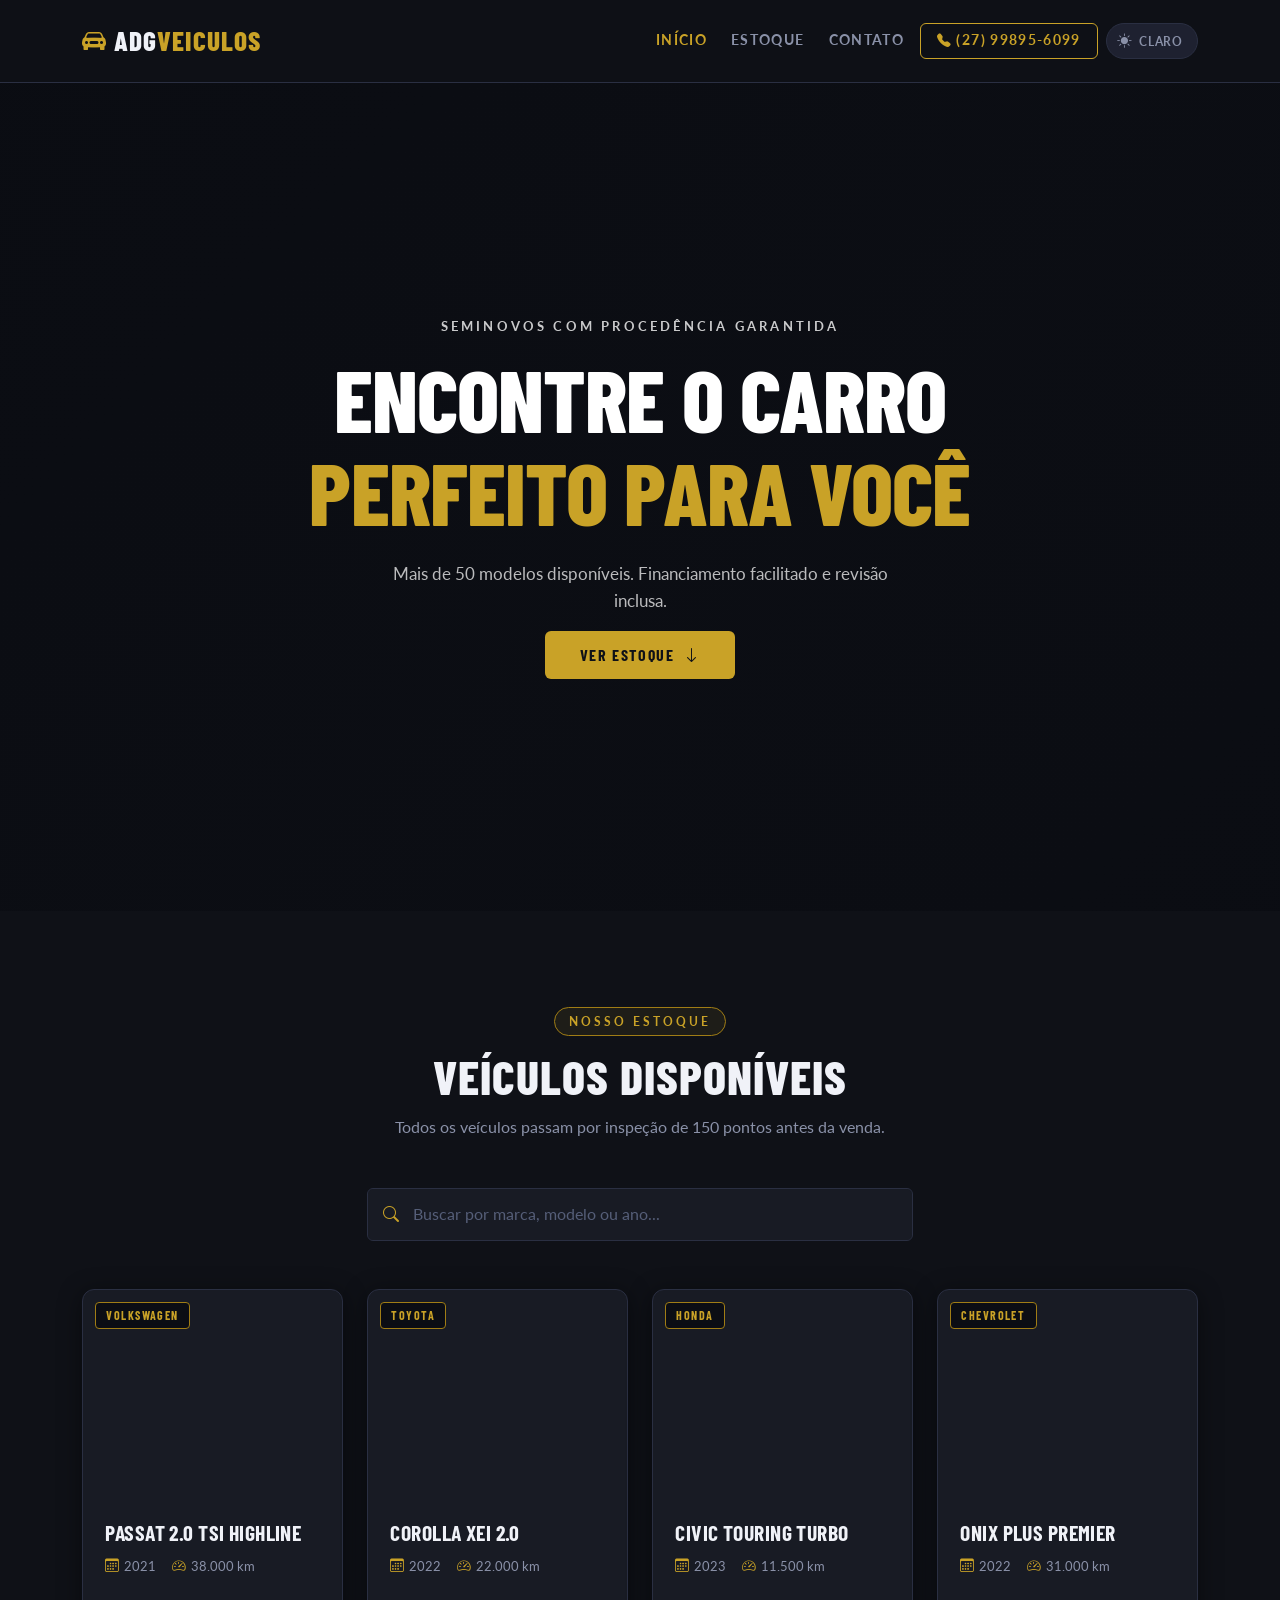
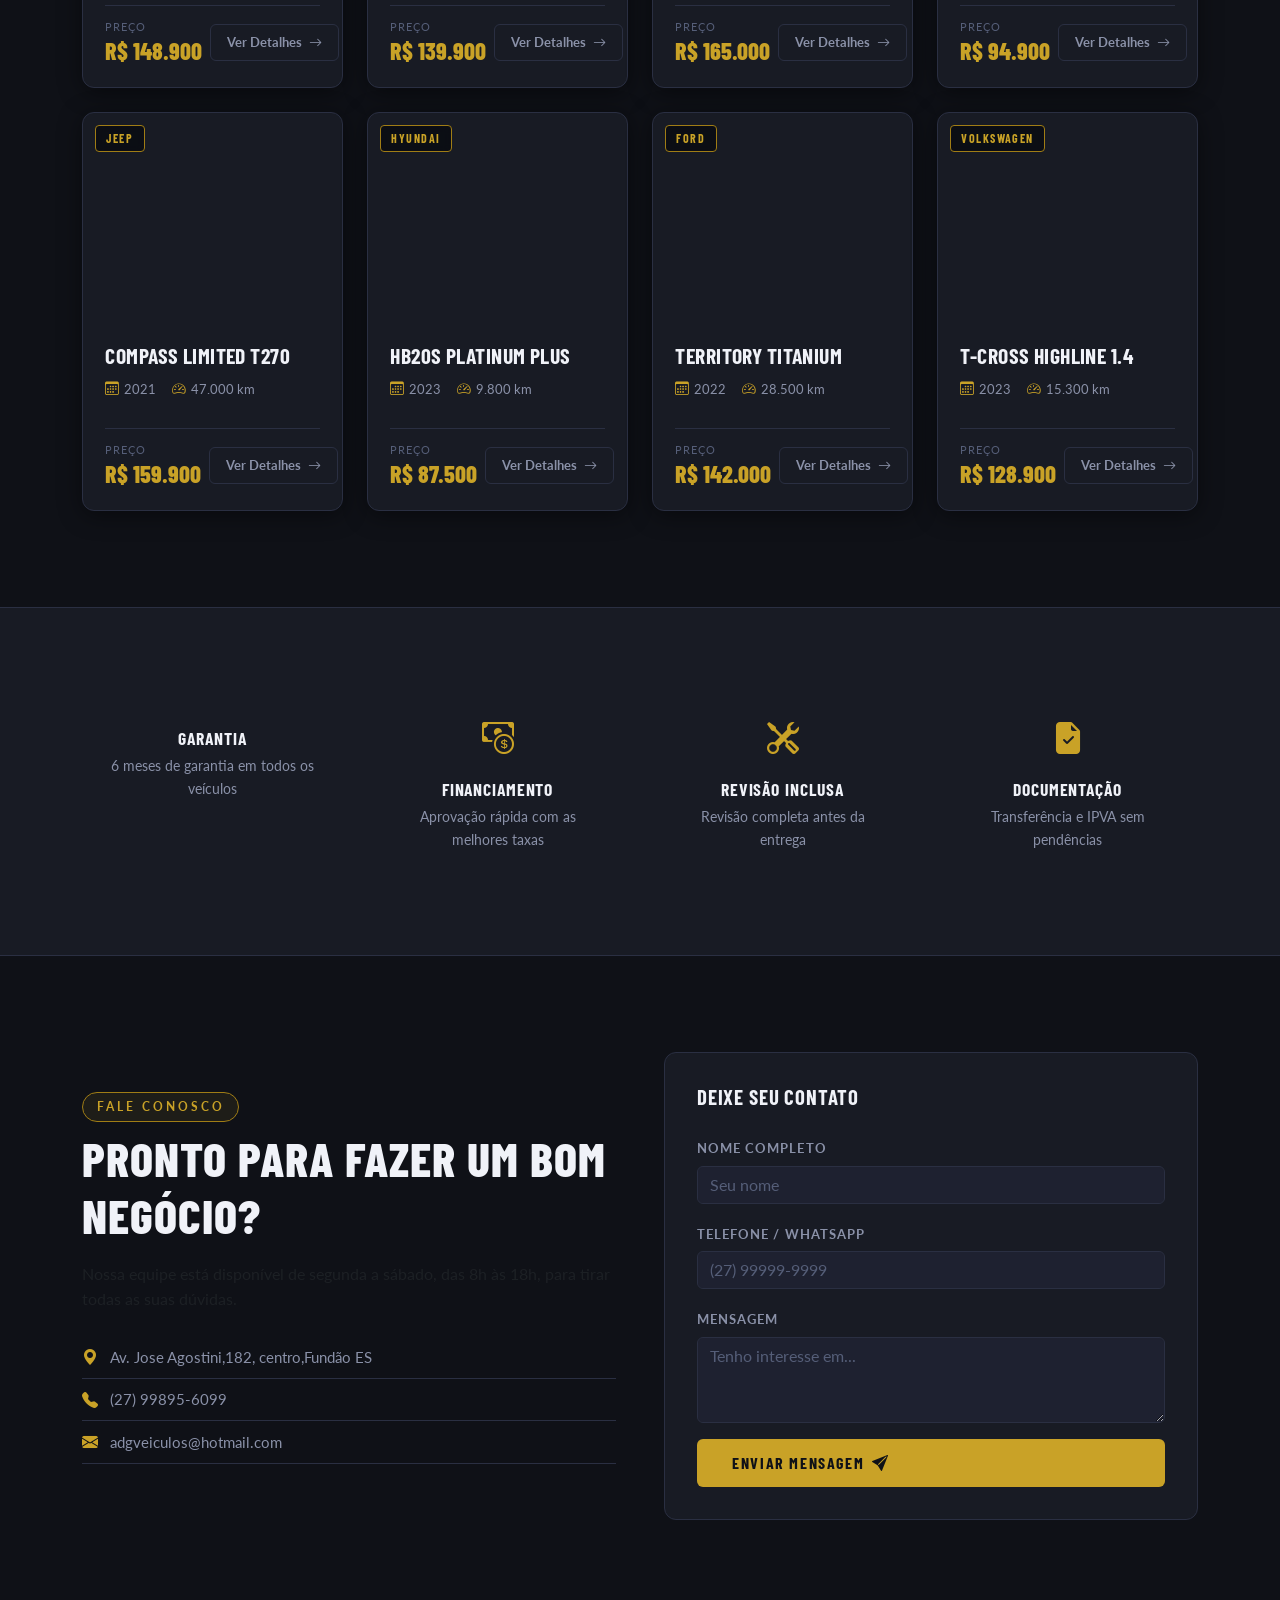
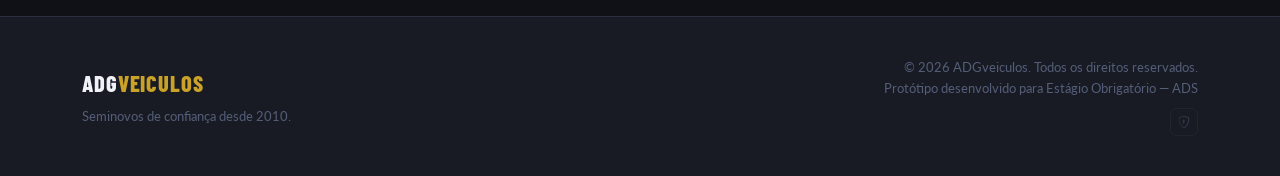
<file: index.html>
<!DOCTYPE html>
<!--
  ============================================================
  MOSTRUÁRIO DE VEÍCULOS SEMINOVOS — ADG-Veículos
  Arquivo: index.html
  Descrição: Estrutura principal da aplicação. Utiliza HTML5
  semântico com Bootstrap 5 para layout responsivo (Mobile First).
  Autor: Protótipo de Estágio — ADS
  ============================================================
-->
<html lang="pt-BR" data-theme="dark">

<head>
  <meta charset="UTF-8" />
  <!-- Meta viewport: essencial para responsividade em dispositivos móveis (Mobile First) -->
  <meta name="viewport" content="width=device-width, initial-scale=1.0" />
  <title>ADGveiculos | Seminovos de Qualidade</title>

  <!-- Bootstrap 5.3 via CDN: fornece o sistema de grid, Navbar, Cards e demais componentes -->
  <link rel="stylesheet"
    href="https://cdn.jsdelivr.net/npm/bootstrap@5.3.3/dist/css/bootstrap.min.css" />

  <!-- Bootstrap Icons: biblioteca de ícones vetoriais compatível com Bootstrap -->
  <link rel="stylesheet"
    href="https://cdn.jsdelivr.net/npm/bootstrap-icons@1.11.3/font/bootstrap-icons.min.css" />

  <!-- Google Fonts: Barlow Condensed (display) + Lato (corpo) -->
  <link rel="preconnect" href="https://fonts.googleapis.com" />
  <link rel="preconnect" href="https://fonts.gstatic.com" crossorigin />
  <link href="https://fonts.googleapis.com/css2?family=Barlow+Condensed:wght@400;600;700;800&family=Lato:wght@300;400;700&display=swap"
    rel="stylesheet" />

  <!-- Folha de estilo personalizada (carregada após Bootstrap para sobrescrever quando necessário) -->
  <link rel="stylesheet" href="style.css" />
</head>

<body>

  <!-- =====================================================
    COMPONENTE: NAVBAR (Barra de Navegação)
    Bootstrap component: <nav class="navbar">
    Funcionalidade: Apresenta a marca e links de navegação.
    O atributo "data-bs-toggle/target" controla o menu hambúrguer
    em telas pequenas (comportamento nativo do Bootstrap JS).
  ====================================================== -->
  <nav class="navbar navbar-expand-lg" id="mainNavbar" aria-label="Navegação principal">
    <div class="container">

      <!-- Logotipo / Nome da empresa -->
      <a class="navbar-brand d-flex align-items-center gap-2" href="#">
        <i class="bi bi-car-front-fill brand-icon"></i>
        <span class="brand-name">ADG<span class="brand-accent">Veiculos</span></span>
      </a>

      <!-- Botão hambúrguer: aparece somente em telas < lg (Mobile First) -->
      <button class="navbar-toggler" type="button" data-bs-toggle="collapse"
        data-bs-target="#navbarMenu" aria-controls="navbarMenu"
        aria-expanded="false" aria-label="Alternar menu">
        <span class="navbar-toggler-icon"></span>
      </button>

      <!-- Menu colapsável -->
      <div class="collapse navbar-collapse" id="navbarMenu">
        <ul class="navbar-nav ms-auto mb-2 mb-lg-0 align-items-lg-center gap-lg-2">
          <li class="nav-item"><a class="nav-link active" href="#">Início</a></li>
          <li class="nav-item"><a class="nav-link" href="#estoque">Estoque</a></li>
          <li class="nav-item"><a class="nav-link" href="#contato">Contato</a></li>
          <li class="nav-item">
            <a class="nav-link btn-nav" href="tel:+5527998956099">
              <i class="bi bi-telephone-fill me-1"></i>(27)  99895-6099
            </a>
          </li>
          <!-- Botão de alternância de tema Dark/Light -->
          <li class="nav-item">
            <button id="btnTema" aria-label="Alternar tema de cores" title="Alternar tema">
              <!-- Ícone e label para o tema DARK (quando está no dark, mostra "mudar p/ claro") -->
              <span class="icon-dark">
                <i class="bi bi-sun-fill" style="font-size:0.9rem"></i>
                <span>Claro</span>
              </span>
              <!-- Ícone e label para o tema LIGHT (quando está no light, mostra "mudar p/ escuro") -->
              <span class="icon-light">
                <i class="bi bi-moon-fill" style="font-size:0.85rem"></i>
                <span>Escuro</span>
              </span>
            </button>
          </li>
        </ul>
      </div>
    </div>
  </nav>
  <!-- FIM: NAVBAR -->


  <!-- =====================================================
    SEÇÃO: HERO (Cabeçalho de destaque)
    Propósito: Chamar atenção do usuário e transmitir
    a proposta de valor da loja logo na primeira dobra.
  ====================================================== -->
  <header class="hero-section" role="banner">
    <div class="hero-overlay"></div>
    <div class="container hero-content text-center">
      <p class="hero-eyebrow">Seminovos com procedência garantida</p>
      <h1 class="hero-title">Encontre o carro<br /><span class="hero-highlight">perfeito para você</span></h1>
      <p class="hero-subtitle">Mais de 50 modelos disponíveis. Financiamento facilitado e revisão inclusa.</p>
      <!-- Âncora suave: ao clicar, rola até a seção de estoque -->
      <a href="#estoque" class="btn btn-primary-custom btn-lg mt-3">
        Ver Estoque <i class="bi bi-arrow-down ms-2"></i>
      </a>
    </div>
  </header>
  <!-- FIM: HERO -->


  <!-- =====================================================
    SEÇÃO PRINCIPAL: ESTOQUE DE VEÍCULOS
    Elemento <main>: indica ao navegador/leitores de tela
    que este é o conteúdo principal da página (acessibilidade).
  ====================================================== -->
  <main id="estoque" class="section-estoque">
    <div class="container">

      <!-- Cabeçalho da seção -->
      <div class="section-header text-center mb-5">
        <span class="section-tag">Nosso Estoque</span>
        <h2 class="section-title">Veículos Disponíveis</h2>
        <p class="section-subtitle">Todos os veículos passam por inspeção de 150 pontos antes da venda.</p>
      </div>

      <!-- =================================================
        COMPONENTE: BARRA DE BUSCA
        Funcionamento: O evento "input" no JavaScript escuta
        qualquer digitação em tempo real e chama a função
        filtrarVeiculos(), sem necessidade de recarregar a página.
        O atributo "id='campoBusca'" é o ponto de ligação com o JS.
      ================================================== -->
      <div class="row justify-content-center mb-5">
        <div class="col-12 col-md-8 col-lg-6">
          <div class="search-wrapper">
            <i class="bi bi-search search-icon"></i>
            <input
              type="search"
              id="campoBusca"
              class="form-control search-input"
              placeholder="Buscar por marca, modelo ou ano..."
              aria-label="Buscar veículos"
              autocomplete="off"
            />
          </div>
        </div>
      </div>
      <!-- FIM: BARRA DE BUSCA -->

      <!-- =================================================
        GRADE DE CARDS (Bootstrap Grid System)
        Sistema de colunas responsivo:
        - col-12:    1 card por linha em telas xs (< 576px)
        - col-sm-6:  2 cards por linha em telas sm (≥ 576px)
        - col-lg-4:  3 cards por linha em telas lg (≥ 992px)
        - col-xl-3:  4 cards por linha em telas xl (≥ 1200px)

        Os cards são gerados DINAMICAMENTE pelo JavaScript
        (script.js → função renderizarVeiculos).
        O atributo "id='galeriaVeiculos'" é usado pelo JS
        para injetar o HTML dos cards neste container.
      ================================================== -->
      <div class="row g-4" id="galeriaVeiculos">
        <!-- Cards inseridos dinamicamente via JavaScript -->
      </div>
      <!-- FIM: GRADE DE CARDS -->

      <!-- =================================================
        MENSAGEM DE "NENHUM RESULTADO"
        Exibida pelo JavaScript quando a busca não retorna
        nenhum veículo. Inicialmente oculta (d-none).
      ================================================== -->
      <div id="semResultados" class="text-center py-5 d-none">
        <i class="bi bi-search display-3 text-muted"></i>
        <h4 class="mt-3 text-muted">Nenhum veículo encontrado</h4>
        <p class="text-muted">Tente buscar por outro termo.</p>
      </div>
      <!-- FIM: MENSAGEM -->

    </div>
  </main>
  <!-- FIM: SEÇÃO PRINCIPAL -->


  <!-- =====================================================
    SEÇÃO: DIFERENCIAIS
    Reforça a credibilidade da loja com ícones e texto.
  ====================================================== -->
  <section class="section-diferenciais" aria-label="Diferenciais da loja">
    <div class="container">
      <div class="row g-4 text-center">
        <div class="col-6 col-md-3">
          <div class="diferencial-item">
            <i class="bi bi-shield-check-fill diferencial-icon"></i>
            <h5>Garantia</h5>
            <p>6 meses de garantia em todos os veículos</p>
          </div>
        </div>
        <div class="col-6 col-md-3">
          <div class="diferencial-item">
            <i class="bi bi-cash-coin diferencial-icon"></i>
            <h5>Financiamento</h5>
            <p>Aprovação rápida com as melhores taxas</p>
          </div>
        </div>
        <div class="col-6 col-md-3">
          <div class="diferencial-item">
            <i class="bi bi-tools diferencial-icon"></i>
            <h5>Revisão Inclusa</h5>
            <p>Revisão completa antes da entrega</p>
          </div>
        </div>
        <div class="col-6 col-md-3">
          <div class="diferencial-item">
            <i class="bi bi-file-earmark-check-fill diferencial-icon"></i>
            <h5>Documentação</h5>
            <p>Transferência e IPVA sem pendências</p>
          </div>
        </div>
      </div>
    </div>
  </section>
  <!-- FIM: DIFERENCIAIS -->


  <!-- =====================================================
    SEÇÃO: CONTATO
  ====================================================== -->
  <section id="contato" class="section-contato" aria-label="Seção de contato">
    <div class="container">
      <div class="row align-items-center g-5">
        <div class="col-12 col-lg-6">
          <span class="section-tag">Fale Conosco</span>
          <h2 class="section-title mt-2">Pronto para fazer um bom negócio?</h2>
          <p class="mt-3 text-muted">Nossa equipe está disponível de segunda a sábado, das 8h às 18h, para tirar todas as suas dúvidas.</p>
          <ul class="contact-list mt-4">
            <li><i class="bi bi-geo-alt-fill"></i> Av. Jose Agostini,182, centro,Fundão ES</li>
            <li><i class="bi bi-telephone-fill"></i> (27) 99895-6099</li>
            <li><i class="bi bi-envelope-fill"></i> adgveiculos@hotmail.com</li>
          </ul>
        </div>
        <div class="col-12 col-lg-6">
          <!-- Formulário de contato (apenas visual no protótipo) -->
          <div class="contact-form-card">
            <h5 class="mb-4">Deixe seu contato</h5>
            <div class="mb-3">
              <label for="nomeContato" class="form-label">Nome completo</label>
              <input type="text" class="form-control" id="nomeContato" placeholder="Seu nome" />
            </div>
            <div class="mb-3">
              <label for="telefoneContato" class="form-label">Telefone / WhatsApp</label>
              <input type="tel" class="form-control" id="telefoneContato" placeholder="(27) 99999-9999" />
            </div>
            <div class="mb-3">
              <label for="mensagemContato" class="form-label">Mensagem</label>
              <textarea class="form-control" id="mensagemContato" rows="3"
                placeholder="Tenho interesse em..."></textarea>
            </div>
            <button type="button" class="btn btn-primary-custom w-100">
              Enviar Mensagem <i class="bi bi-send-fill ms-2"></i>
            </button>
          </div>
        </div>
      </div>
    </div>
  </section>
  <!-- FIM: CONTATO -->


  <!-- =====================================================
    RODAPÉ (Footer)
    Elemento semântico <footer>: identifica o rodapé da página.
  ====================================================== -->
  <footer class="site-footer" role="contentinfo">
    <div class="container">
      <div class="row align-items-center">
        <div class="col-12 col-md-6 text-center text-md-start mb-3 mb-md-0">
          <span class="brand-name footer-brand">ADG<span class="brand-accent">Veiculos</span></span>
          <p class="footer-tagline">Seminovos de confiança desde 2010.</p>
        </div>
        <div class="col-12 col-md-6 text-center text-md-end">
          <p class="footer-copy">&copy; 2026 ADGveiculos. Todos os direitos reservados.</p>
          <p class="footer-dev">Protótipo desenvolvido para Estágio Obrigatório — ADS</p>
          <!-- Botão admin discreto: visível apenas para quem sabe que existe -->
          <a href="admin.html" class="btn-admin-discreto" title="Acesso Administrativo">
            <i class="bi bi-shield-lock"></i>
          </a>
        </div>
      </div>
    </div>
  </footer>
  <!-- FIM: FOOTER -->


  <!-- =====================================================
    MODAL DE DETALHES DO VEÍCULO
    Bootstrap Modal: exibido ao clicar em "Ver Detalhes" em
    qualquer card. O conteúdo é preenchido dinamicamente pelo JS.
  ====================================================== -->
  <div class="modal fade" id="modalVeiculo" tabindex="-1" aria-labelledby="modalVeiculoLabel" aria-hidden="true">
    <div class="modal-dialog modal-lg modal-dialog-centered">
      <div class="modal-content modal-custom">
        <div class="modal-header border-0">
          <h5 class="modal-title fw-bold" id="modalVeiculoLabel">Detalhes do Veículo</h5>
          <button type="button" class="btn-close btn-close-white" data-bs-dismiss="modal" aria-label="Fechar"></button>
        </div>
        <div class="modal-body" id="modalVeiculoBody">
          <!-- Preenchido dinamicamente pelo JavaScript -->
        </div>
      </div>
    </div>
  </div>
  <!-- FIM: MODAL -->


  <!-- =====================================================
    SCRIPTS (carregados no final do <body> por performance)
    1. Bootstrap JS Bundle: necessário para Navbar colapsável e Modal
    2. script.js: lógica de dados e filtragem (nosso arquivo personalizado)
    Ordem importa: Bootstrap deve vir antes do nosso script.
  ====================================================== -->
  <script src="https://cdn.jsdelivr.net/npm/bootstrap@5.3.3/dist/js/bootstrap.bundle.min.js"></script>
  <script src="script.js"></script>

</body>
</html>
</file>
<file: style.css>
/*
  ============================================================
  ADGveiculos — style.css
  SISTEMA DE TEMAS DARK / LIGHT
  
  Funcionamento:
    O atributo data-theme no <html> controla o tema ativo.
    :root[data-theme="dark"]  → paleta escura (carvão + dourado)
    :root[data-theme="light"] → paleta clara (branco + azul + vermelho)
  
  O JavaScript alterna esse atributo e salva no localStorage.
  Todas as regras de estilo usam variáveis CSS (var(--...))
  então mudar o tema = reatribuir as variáveis = zero duplication.
  ============================================================
*/

/* ============================================================
   TEMA ESCURO  (padrão / dark)
   Paleta: Carvão #0f1117, dourado #c9a227, branco suave
   Transmite: luxo, sofisticação, confiança premium
============================================================ */
:root,
:root[data-theme="dark"] {
  --color-bg:        #0f1117;
  --color-surface:   #181b24;
  --color-surface-2: #1e2130;
  --color-border:    #2a2f42;

  --color-accent:       #c9a227;
  --color-accent-light: #e0ba50;
  --color-accent-dark:  #a07d15;
  --color-accent-rgb:   201, 162, 39;

  /* Segundo destaque (preço nos cards) */
  --color-price:     #c9a227;

  --color-text-primary:   #f0f2f8;
  --color-text-secondary: #8a91a8;
  --color-text-muted:     #555e78;
  --color-text-on-accent: #0f1117;

  --navbar-bg:       rgba(15, 17, 23, 0.96);
  --section-alt-bg:  #181b24;

  --hero-overlay: linear-gradient(135deg,
    rgba(10,12,18,0.88) 0%,
    rgba(10,12,18,0.68) 55%,
    rgba(10,12,18,0.84) 100%);

  --shadow-card:  0 4px 24px rgba(0,0,0,0.45);
  --shadow-hover: 0 8px 40px rgba(201,162,39,0.2);

  --scrollbar-thumb:       #2a2f42;
  --scrollbar-thumb-hover: #a07d15;

  /* toggler mobile cor */
  --toggler-filter: invert(1);

  /* Aliases backward-compat */
  --color-gold:       #c9a227;
  --color-gold-light: #e0ba50;
  --color-gold-dark:  #a07d15;
  --radius-card: 12px;
  --radius-btn:  6px;
  --transition-fast: 0.2s ease;
  --transition-med:  0.35s ease;
}

/* ============================================================
   TEMA CLARO  (light)
   Paleta: Branco #f4f6fb, Azul #1a4fa0, Vermelho #d0222b
   Transmite: dinamismo, acessibilidade, revendedora moderna
============================================================ */
:root[data-theme="light"] {
  --color-bg:        #f2f5fc;
  --color-surface:   #ffffff;
  --color-surface-2: #e8edf8;
  --color-border:    #ccd4ea;

  --color-accent:       #1a4fa0;
  --color-accent-light: #2e6fd4;
  --color-accent-dark:  #0f3070;
  --color-accent-rgb:   26, 79, 160;

  /* Vermelho: preço, badges de destaque */
  --color-price:     #d0222b;
  --color-red:       #d0222b;
  --color-red-light: #e8414a;
  --color-red-dark:  #a81820;

  --color-text-primary:   #0d1b3e;
  --color-text-secondary: #4a5578;
  --color-text-muted:     #8a93b0;
  --color-text-on-accent: #ffffff;

  --navbar-bg:      rgba(255,255,255,0.97);
  --section-alt-bg: #e2e9f7;

  --hero-overlay: linear-gradient(135deg,
    rgba(13,27,62,0.82) 0%,
    rgba(26,79,160,0.58) 55%,
    rgba(208,34,43,0.30) 100%);

  --shadow-card:  0 2px 16px rgba(13,27,62,0.10);
  --shadow-hover: 0 6px 32px rgba(26,79,160,0.18);

  --scrollbar-thumb:       #ccd4ea;
  --scrollbar-thumb-hover: #1a4fa0;

  --toggler-filter: none;

  --color-gold:       #1a4fa0;
  --color-gold-light: #2e6fd4;
  --color-gold-dark:  #0f3070;
  --radius-card: 12px;
  --radius-btn:  6px;
  --transition-fast: 0.2s ease;
  --transition-med:  0.35s ease;
}

/* ============================================================
   RESET E BASE
============================================================ */
*, *::before, *::after { box-sizing: border-box; margin: 0; padding: 0; }
html { scroll-behavior: smooth; }

body {
  font-family: 'Lato', sans-serif;
  background-color: var(--color-bg);
  color: var(--color-text-primary);
  line-height: 1.6;
  -webkit-font-smoothing: antialiased;
  transition: background-color 0.4s ease, color 0.3s ease;
}

a { text-decoration: none; color: inherit; }

/* ============================================================
   NAVBAR
============================================================ */
#mainNavbar {
  background-color: var(--navbar-bg);
  border-bottom: 1px solid var(--color-border);
  padding: 0.9rem 0;
  backdrop-filter: blur(14px);
  -webkit-backdrop-filter: blur(14px);
  position: sticky;
  top: 0;
  z-index: 1000;
  transition: background-color 0.4s ease, border-color 0.3s ease;
}

.brand-name {
  font-family: 'Barlow Condensed', sans-serif;
  font-size: 1.7rem;
  font-weight: 800;
  letter-spacing: 0.04em;
  color: var(--color-text-primary);
  text-transform: uppercase;
  transition: color 0.3s ease;
}

.brand-accent { color: var(--color-accent); }
.brand-icon   { font-size: 1.5rem; color: var(--color-accent); }

.navbar-nav .nav-link {
  color: var(--color-text-secondary);
  font-weight: 700;
  font-size: 0.85rem;
  letter-spacing: 0.1em;
  text-transform: uppercase;
  padding: 0.5rem 0.75rem;
  transition: color 0.2s ease;
}

.navbar-nav .nav-link:hover,
.navbar-nav .nav-link.active { color: var(--color-accent); }

.btn-nav {
  background: transparent;
  border: 1px solid var(--color-accent) !important;
  border-radius: var(--radius-btn);
  color: var(--color-accent) !important;
  padding: 0.4rem 1rem !important;
  transition: all 0.2s ease;
}

.btn-nav:hover {
  background: var(--color-accent);
  color: var(--color-text-on-accent) !important;
}

.navbar-toggler { border-color: var(--color-border); }
.navbar-toggler-icon { filter: var(--toggler-filter); }

/* ============================================================
   BOTÃO DE ALTERNÂNCIA DE TEMA
   Pill discreto na navbar. Ícone + label mudam via CSS
   usando seletores [data-theme="light"] no <html>.
============================================================ */
#btnTema {
  display: inline-flex;
  align-items: center;
  gap: 0.4rem;
  background: var(--color-surface-2);
  border: 1px solid var(--color-border);
  border-radius: 20px;
  color: var(--color-text-secondary);
  font-family: 'Lato', sans-serif;
  font-size: 0.75rem;
  font-weight: 700;
  letter-spacing: 0.08em;
  text-transform: uppercase;
  padding: 0.35rem 0.85rem 0.35rem 0.65rem;
  cursor: pointer;
  transition: all 0.25s ease;
  white-space: nowrap;
  flex-shrink: 0;
}

#btnTema:hover {
  border-color: var(--color-accent);
  color: var(--color-accent);
  background: rgba(var(--color-accent-rgb), 0.07);
  transform: translateY(-1px);
}

/* Ícone: sol visível no tema dark (indica "mudar para claro") */
#btnTema .icon-dark { display: flex; align-items: center; gap: 0.4rem; }
#btnTema .icon-light { display: none;  align-items: center; gap: 0.4rem; }

:root[data-theme="light"] #btnTema .icon-dark  { display: none; }
:root[data-theme="light"] #btnTema .icon-light { display: flex; }

/* ============================================================
   HERO
============================================================ */
.hero-section {
  position: relative;
  min-height: 92vh;
  display: flex;
  align-items: center;
  justify-content: center;
  background-image: url('https://images.unsplash.com/photo-1492144534655-ae79c964c9d7?w=1600&q=80');
  background-size: cover;
  background-position: center;
  background-attachment: fixed;
  overflow: hidden;
}

.hero-overlay {
  position: absolute;
  inset: 0;
  background: var(--hero-overlay);
  transition: background 0.5s ease;
}

.hero-content {
  position: relative;
  z-index: 1;
  max-width: 780px;
  padding: 2rem 1rem;
  animation: fadeInUp 0.9s ease both;
}

/* Texto do hero: sempre claro (está sobre imagem escurecida) */
.hero-eyebrow {
  font-size: 0.8rem;
  font-weight: 700;
  letter-spacing: 0.25em;
  text-transform: uppercase;
  color: rgba(255,255,255,0.78);
  margin-bottom: 1rem;
}

:root[data-theme="light"] .hero-eyebrow { color: #a8ceff; }

.hero-title {
  font-family: 'Barlow Condensed', sans-serif;
  font-size: clamp(2.8rem, 7vw, 5.5rem);
  font-weight: 800;
  line-height: 1.05;
  letter-spacing: -0.01em;
  text-transform: uppercase;
  color: #ffffff;
}

.hero-highlight {
  display: inline-block;
  position: relative;
}

/* Dark: highlight dourado  |  Light: highlight vermelho vivo */
:root[data-theme="dark"]  .hero-highlight { color: var(--color-accent); }
:root[data-theme="light"] .hero-highlight { color: #ff7070; }

.hero-subtitle {
  font-size: 1.05rem;
  color: rgba(255,255,255,0.72);
  max-width: 520px;
  margin: 1.5rem auto 0;
}

/* ============================================================
   BOTÃO CTA PRINCIPAL
============================================================ */
.btn-primary-custom {
  background: var(--color-accent);
  border: none;
  color: var(--color-text-on-accent);
  font-family: 'Barlow Condensed', sans-serif;
  font-size: 1rem;
  font-weight: 700;
  letter-spacing: 0.1em;
  text-transform: uppercase;
  padding: 0.75rem 2.2rem;
  border-radius: var(--radius-btn);
  transition: all 0.2s ease;
  display: inline-flex;
  align-items: center;
}

.btn-primary-custom:hover {
  background: var(--color-accent-light);
  color: var(--color-text-on-accent);
  transform: translateY(-2px);
  box-shadow: 0 6px 20px rgba(var(--color-accent-rgb), 0.4);
}

.btn-primary-custom:active { transform: translateY(0); }

/* ============================================================
   SEÇÃO ESTOQUE
============================================================ */
.section-estoque {
  padding: 6rem 0;
  background-color: var(--color-bg);
  transition: background-color 0.4s ease;
}

.section-tag {
  display: inline-block;
  font-size: 0.75rem;
  font-weight: 700;
  letter-spacing: 0.25em;
  text-transform: uppercase;
  color: var(--color-accent);
  border: 1px solid var(--color-accent-dark);
  padding: 0.25rem 0.85rem;
  border-radius: 2rem;
  background: rgba(var(--color-accent-rgb), 0.08);
}

.section-title {
  font-family: 'Barlow Condensed', sans-serif;
  font-size: clamp(2rem, 4vw, 3rem);
  font-weight: 800;
  text-transform: uppercase;
  letter-spacing: 0.02em;
  color: var(--color-text-primary);
  margin-top: 0.75rem;
}

.section-subtitle {
  color: var(--color-text-secondary);
  font-size: 1rem;
  max-width: 520px;
  margin: 0.5rem auto 0;
}

/* ============================================================
   BARRA DE BUSCA
============================================================ */
.search-wrapper { position: relative; }

.search-icon {
  position: absolute;
  left: 1rem;
  top: 50%;
  transform: translateY(-50%);
  color: var(--color-accent);
  font-size: 1rem;
  z-index: 2;
  pointer-events: none;
}

.search-input {
  background-color: var(--color-surface);
  border: 1px solid var(--color-border);
  color: var(--color-text-primary);
  padding: 0.85rem 1rem 0.85rem 2.8rem;
  border-radius: var(--radius-btn);
  font-size: 1rem;
  width: 100%;
  transition: border-color 0.2s ease, box-shadow 0.2s ease, background-color 0.4s ease;
}

.search-input:focus {
  background-color: var(--color-surface);
  color: var(--color-text-primary);
  border-color: var(--color-accent);
  box-shadow: 0 0 0 3px rgba(var(--color-accent-rgb), 0.15);
  outline: none;
}

.search-input::placeholder { color: var(--color-text-muted); }

/* ============================================================
   CARDS DE VEÍCULOS
============================================================ */
.vehicle-card {
  background-color: var(--color-surface);
  border: 1px solid var(--color-border);
  border-radius: var(--radius-card);
  overflow: hidden;
  box-shadow: var(--shadow-card);
  transition:
    transform 0.35s ease,
    box-shadow 0.35s ease,
    border-color 0.25s ease,
    background-color 0.4s ease;
  height: 100%;
  display: flex;
  flex-direction: column;
  animation: fadeInUp 0.5s ease both;
}

.vehicle-card:hover {
  transform: translateY(-6px);
  box-shadow: var(--shadow-hover);
  border-color: var(--color-accent-dark);
}

.card-img-wrapper {
  position: relative;
  overflow: hidden;
  height: 210px;
}

.card-img-wrapper img {
  width: 100%;
  height: 100%;
  object-fit: cover;
  display: block;
  transition: transform 0.5s ease;
}

.vehicle-card:hover .card-img-wrapper img { transform: scale(1.06); }

/* Badge de marca: escuro=dourado, claro=azul sobre branco */
.card-badge {
  position: absolute;
  top: 0.75rem;
  left: 0.75rem;
  font-family: 'Barlow Condensed', sans-serif;
  font-size: 0.75rem;
  font-weight: 700;
  letter-spacing: 0.12em;
  text-transform: uppercase;
  padding: 0.2rem 0.65rem;
  border-radius: 4px;
  backdrop-filter: blur(4px);
  transition: all 0.3s ease;
}

:root[data-theme="dark"] .card-badge {
  background: rgba(10,12,18,0.85);
  border: 1px solid var(--color-accent-dark);
  color: var(--color-accent);
}

:root[data-theme="light"] .card-badge {
  background: rgba(255,255,255,0.92);
  border: 1px solid var(--color-accent);
  color: var(--color-accent);
}

.card-body-custom {
  padding: 1.25rem 1.4rem;
  display: flex;
  flex-direction: column;
  flex: 1;
}

.card-modelo {
  font-family: 'Barlow Condensed', sans-serif;
  font-size: 1.35rem;
  font-weight: 700;
  text-transform: uppercase;
  letter-spacing: 0.02em;
  color: var(--color-text-primary);
  line-height: 1.2;
  margin-bottom: 0.6rem;
}

.card-specs { display: flex; gap: 1rem; margin-bottom: 1rem; }

.spec-item {
  display: flex;
  align-items: center;
  gap: 0.3rem;
  font-size: 0.82rem;
  color: var(--color-text-secondary);
}

.spec-item i { color: var(--color-accent); font-size: 0.85rem; }

.card-divider {
  height: 1px;
  background: var(--color-border);
  margin: 0.75rem 0;
  transition: background-color 0.4s ease;
}

.card-footer-custom {
  display: flex;
  align-items: center;
  justify-content: space-between;
  gap: 0.5rem;
  margin-top: auto;
}

.card-price-label {
  font-size: 0.7rem;
  color: var(--color-text-muted);
  text-transform: uppercase;
  letter-spacing: 0.08em;
  display: block;
  margin-bottom: 0.2rem;
}

.card-price {
  font-family: 'Barlow Condensed', sans-serif;
  font-size: 1.5rem;
  font-weight: 800;
  color: var(--color-price);
  line-height: 1;
  transition: color 0.3s ease;
}

.btn-card {
  background: transparent;
  border: 1px solid var(--color-border);
  color: var(--color-text-secondary);
  font-size: 0.82rem;
  font-weight: 700;
  padding: 0.45rem 1rem;
  border-radius: var(--radius-btn);
  cursor: pointer;
  transition: all 0.2s ease;
  white-space: nowrap;
}

.btn-card:hover {
  border-color: var(--color-accent);
  color: var(--color-accent);
  background: rgba(var(--color-accent-rgb), 0.07);
}

/* ============================================================
   SEÇÃO DIFERENCIAIS
============================================================ */
.section-diferenciais {
  padding: 5rem 0;
  background-color: var(--section-alt-bg);
  border-top: 1px solid var(--color-border);
  border-bottom: 1px solid var(--color-border);
  transition: background-color 0.4s ease;
}

.diferencial-item { padding: 1.5rem; }

.diferencial-icon {
  font-size: 2rem;
  color: var(--color-accent);
  margin-bottom: 1rem;
  display: block;
  transition: color 0.3s ease;
}

/* No light, ícones pares ficam vermelhos → alternância azul/vermelho */
:root[data-theme="light"] .diferencial-item:nth-child(even) .diferencial-icon {
  color: var(--color-red);
}

.diferencial-item h5 {
  font-family: 'Barlow Condensed', sans-serif;
  font-size: 1.1rem;
  font-weight: 700;
  text-transform: uppercase;
  letter-spacing: 0.05em;
  color: var(--color-text-primary);
  margin-bottom: 0.4rem;
}

.diferencial-item p { font-size: 0.88rem; color: var(--color-text-secondary); margin: 0; }

/* ============================================================
   SEÇÃO CONTATO
============================================================ */
.section-contato {
  padding: 6rem 0;
  background-color: var(--color-bg);
  transition: background-color 0.4s ease;
}

.contact-list { list-style: none; padding: 0; }

.contact-list li {
  display: flex;
  align-items: center;
  gap: 0.75rem;
  color: var(--color-text-secondary);
  font-size: 0.95rem;
  padding: 0.5rem 0;
  border-bottom: 1px solid var(--color-border);
}

.contact-list li i { color: var(--color-accent); font-size: 1rem; flex-shrink: 0; }

.contact-form-card {
  background: var(--color-surface);
  border: 1px solid var(--color-border);
  border-radius: var(--radius-card);
  padding: 2rem;
  transition: background-color 0.4s ease;
}

.contact-form-card h5 {
  font-family: 'Barlow Condensed', sans-serif;
  font-size: 1.3rem;
  font-weight: 700;
  text-transform: uppercase;
  letter-spacing: 0.04em;
}

.contact-form-card .form-control {
  background-color: var(--color-surface-2);
  border-color: var(--color-border);
  color: var(--color-text-primary);
  border-radius: var(--radius-btn);
  transition: background-color 0.4s ease;
}

.contact-form-card .form-control:focus {
  background-color: var(--color-surface-2);
  border-color: var(--color-accent);
  color: var(--color-text-primary);
  box-shadow: 0 0 0 3px rgba(var(--color-accent-rgb), 0.15);
}

.contact-form-card .form-control::placeholder { color: var(--color-text-muted); }

.contact-form-card .form-label {
  font-size: 0.82rem;
  font-weight: 700;
  color: var(--color-text-secondary);
  text-transform: uppercase;
  letter-spacing: 0.08em;
  margin-bottom: 0.4rem;
}

/* ============================================================
   MODAL
============================================================ */
.modal-custom {
  background: var(--color-surface);
  border: 1px solid var(--color-border);
  border-radius: var(--radius-card);
  color: var(--color-text-primary);
  transition: background-color 0.4s ease;
}

.modal-custom .modal-header {
  background: var(--color-surface-2);
  border-radius: var(--radius-card) var(--radius-card) 0 0;
  padding: 1.25rem 1.5rem;
}

.modal-custom .modal-title {
  font-family: 'Barlow Condensed', sans-serif;
  font-size: 1.4rem;
  letter-spacing: 0.04em;
  text-transform: uppercase;
  color: var(--color-accent);
}

:root[data-theme="light"] .btn-close-white {
  filter: invert(1) brightness(0.15);
}

.modal-detail-img {
  width: 100%;
  height: 260px;
  object-fit: cover;
  border-radius: 8px;
  margin-bottom: 1.5rem;
  display: block;
}

.modal-specs-grid {
  display: grid;
  grid-template-columns: repeat(2, 1fr);
  gap: 0.75rem;
  margin-bottom: 1.5rem;
}

.modal-spec-box {
  background: var(--color-surface-2);
  border: 1px solid var(--color-border);
  border-radius: 8px;
  padding: 0.85rem 1rem;
}

.modal-spec-box span {
  display: block;
  font-size: 0.72rem;
  font-weight: 700;
  color: var(--color-text-muted);
  text-transform: uppercase;
  letter-spacing: 0.1em;
  margin-bottom: 0.2rem;
}

.modal-spec-box strong {
  font-family: 'Barlow Condensed', sans-serif;
  font-size: 1.05rem;
  font-weight: 700;
  color: var(--color-text-primary);
}

.modal-price-box {
  background: linear-gradient(135deg,
    rgba(var(--color-accent-rgb), 0.10),
    rgba(var(--color-accent-rgb), 0.03));
  border: 1px solid var(--color-accent-dark);
  border-radius: 8px;
  padding: 1rem 1.25rem;
  display: flex;
  align-items: center;
  justify-content: space-between;
  flex-wrap: wrap;
  gap: 0.75rem;
}

.modal-price-value {
  font-family: 'Barlow Condensed', sans-serif;
  font-size: 2rem;
  font-weight: 800;
  color: var(--color-price);
  line-height: 1;
  transition: color 0.3s ease;
}

.modal-price-label {
  font-size: 0.78rem;
  color: var(--color-text-muted);
  text-transform: uppercase;
  letter-spacing: 0.08em;
}

/* ============================================================
   RODAPÉ
============================================================ */
.site-footer {
  background-color: var(--color-surface);
  border-top: 1px solid var(--color-border);
  padding: 2.5rem 0;
  transition: background-color 0.4s ease, border-color 0.3s ease;
}

:root[data-theme="light"] .site-footer {
  border-top: 3px solid var(--color-accent);
}

.footer-brand { font-size: 1.4rem; display: block; margin-bottom: 0.25rem; }
.footer-tagline { font-size: 0.82rem; color: var(--color-text-muted); margin: 0; }
.footer-copy, .footer-dev { font-size: 0.8rem; color: var(--color-text-muted); margin: 0; line-height: 1.7; }

/* ============================================================
   BOTÃO ADMIN DISCRETO
============================================================ */
.btn-admin-discreto {
  display: inline-flex;
  align-items: center;
  justify-content: center;
  width: 28px;
  height: 28px;
  border-radius: 6px;
  background: transparent;
  border: 1px solid var(--color-border);
  color: var(--color-text-muted);
  font-size: 0.75rem;
  margin-top: 0.5rem;
  transition: all 0.2s ease;
  opacity: 0.45;
}

.btn-admin-discreto:hover {
  opacity: 1;
  border-color: var(--color-accent-dark);
  color: var(--color-accent);
  background: rgba(var(--color-accent-rgb), 0.07);
}

/* ============================================================
   BADGE DE FOTOS
============================================================ */
.card-badge-fotos {
  position: absolute;
  bottom: 0.6rem;
  right: 0.6rem;
  font-size: 0.68rem;
  font-weight: 700;
  letter-spacing: 0.06em;
  padding: 0.18rem 0.55rem;
  border-radius: 4px;
  backdrop-filter: blur(4px);
  transition: all 0.3s ease;
}

:root[data-theme="dark"] .card-badge-fotos {
  background: rgba(10,12,18,0.82);
  border: 1px solid rgba(var(--color-accent-rgb), 0.4);
  color: var(--color-accent);
}

:root[data-theme="light"] .card-badge-fotos {
  background: rgba(255,255,255,0.92);
  border: 1px solid var(--color-accent);
  color: var(--color-accent);
}

/* ============================================================
   GALERIA / CARROSSEL
============================================================ */
.modal-carousel-indicators { bottom: -1.5rem !important; }

.modal-carousel-indicators [data-bs-target] {
  background-color: var(--color-accent) !important;
  opacity: 0.4;
  width: 8px;
  height: 8px;
  border-radius: 50%;
  border: none;
}

.modal-carousel-indicators .active { opacity: 1 !important; }

.modal-foto-contador {
  font-size: 0.75rem;
  color: var(--color-text-muted);
  margin-bottom: 1.25rem;
  margin-top: 1.8rem;
  text-align: center;
}

/* ============================================================
   ANIMAÇÕES
============================================================ */
@keyframes fadeInUp {
  from { opacity: 0; transform: translateY(24px); }
  to   { opacity: 1; transform: translateY(0); }
}

@keyframes themePop {
  0%   { transform: scale(1); }
  40%  { transform: scale(1.18) rotate(12deg); }
  100% { transform: scale(1) rotate(0deg); }
}

.btn-tema-pop i { animation: themePop 0.4s ease both; }

/* Stagger nos cards */
.vehicle-card:nth-child(1) { animation-delay: 0.05s; }
.vehicle-card:nth-child(2) { animation-delay: 0.10s; }
.vehicle-card:nth-child(3) { animation-delay: 0.15s; }
.vehicle-card:nth-child(4) { animation-delay: 0.20s; }
.vehicle-card:nth-child(5) { animation-delay: 0.25s; }
.vehicle-card:nth-child(6) { animation-delay: 0.30s; }
.vehicle-card:nth-child(7) { animation-delay: 0.35s; }
.vehicle-card:nth-child(8) { animation-delay: 0.40s; }

/* ============================================================
   RESPONSIVIDADE
============================================================ */
@media (max-width: 576px) {
  .section-estoque, .section-contato { padding: 4rem 0; }
  .hero-section { background-attachment: scroll; }
  .modal-specs-grid { grid-template-columns: 1fr; }
}

/* ============================================================
   SCROLLBAR
============================================================ */
::-webkit-scrollbar { width: 8px; }
::-webkit-scrollbar-track { background: var(--color-bg); }
::-webkit-scrollbar-thumb { background: var(--scrollbar-thumb); border-radius: 4px; }
::-webkit-scrollbar-thumb:hover { background: var(--scrollbar-thumb-hover); }

::selection {
  background: var(--color-accent);
  color: var(--color-text-on-accent);
}
</file>
